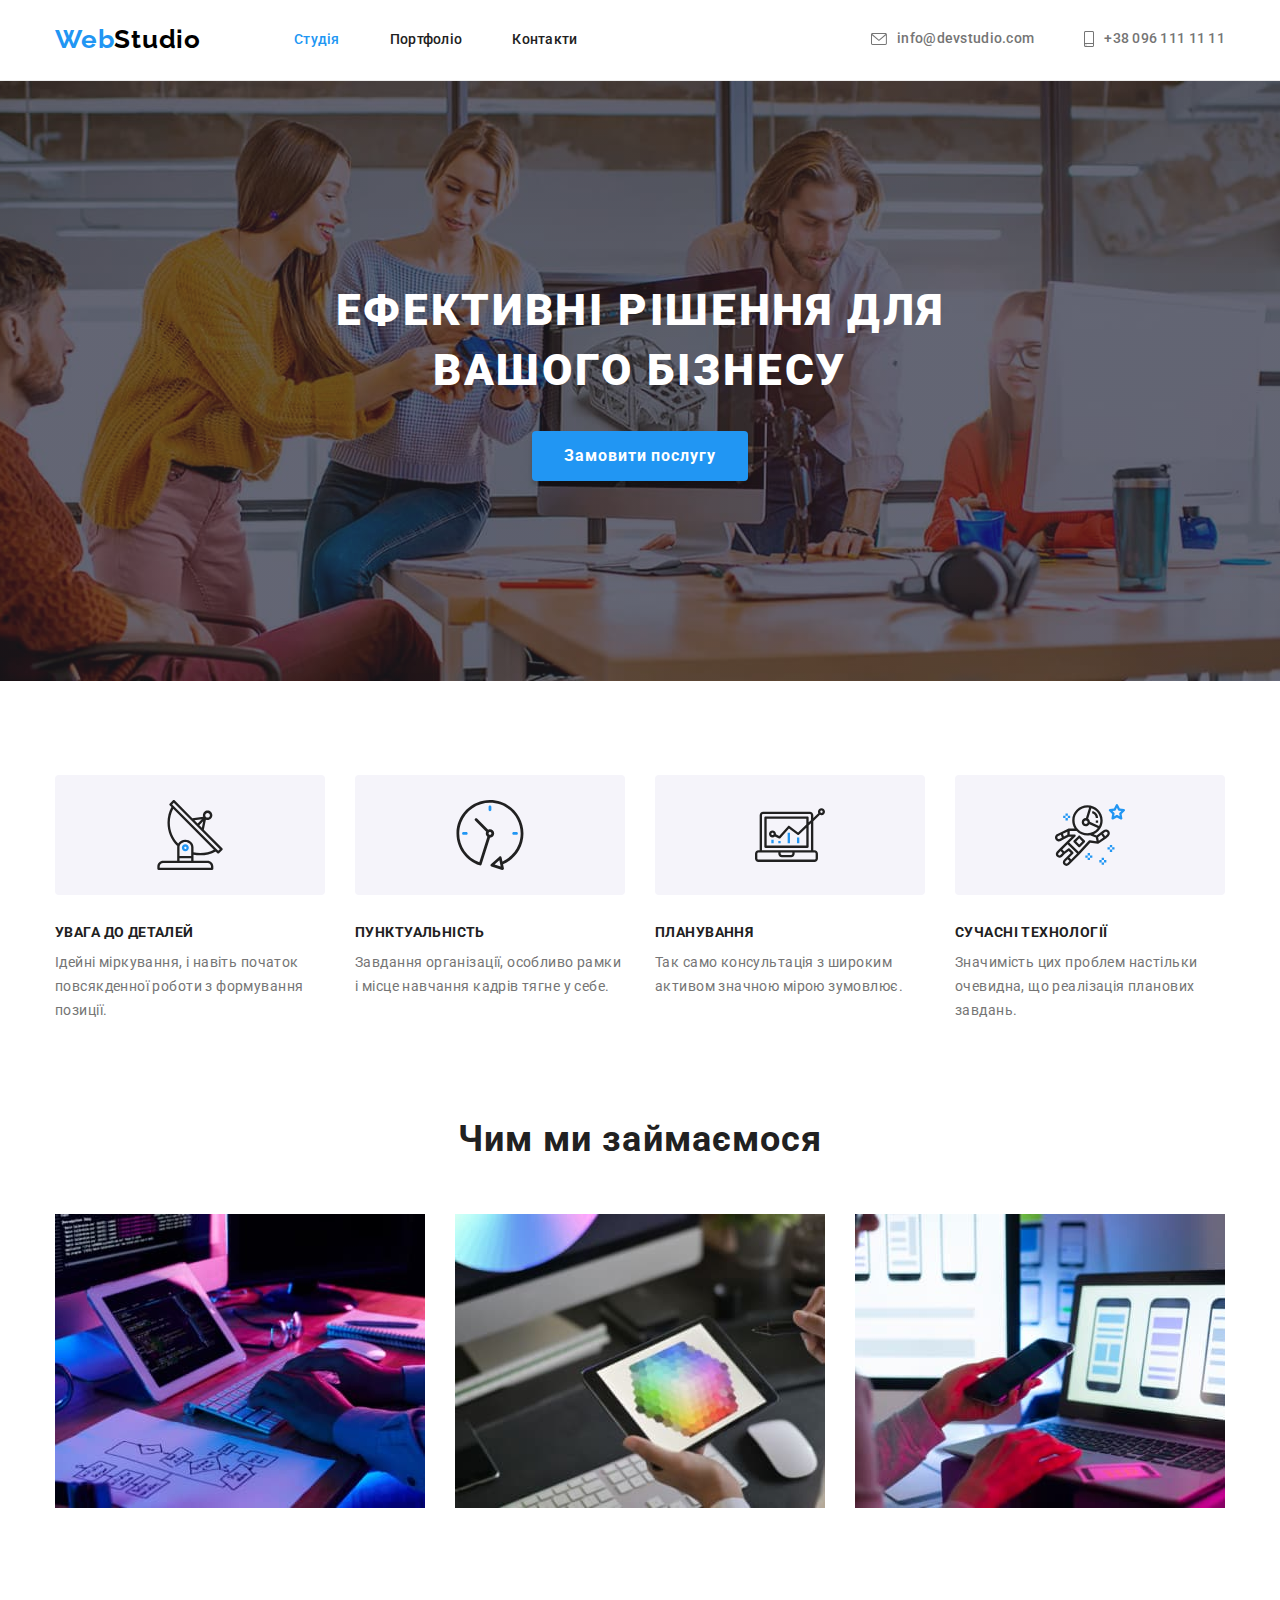
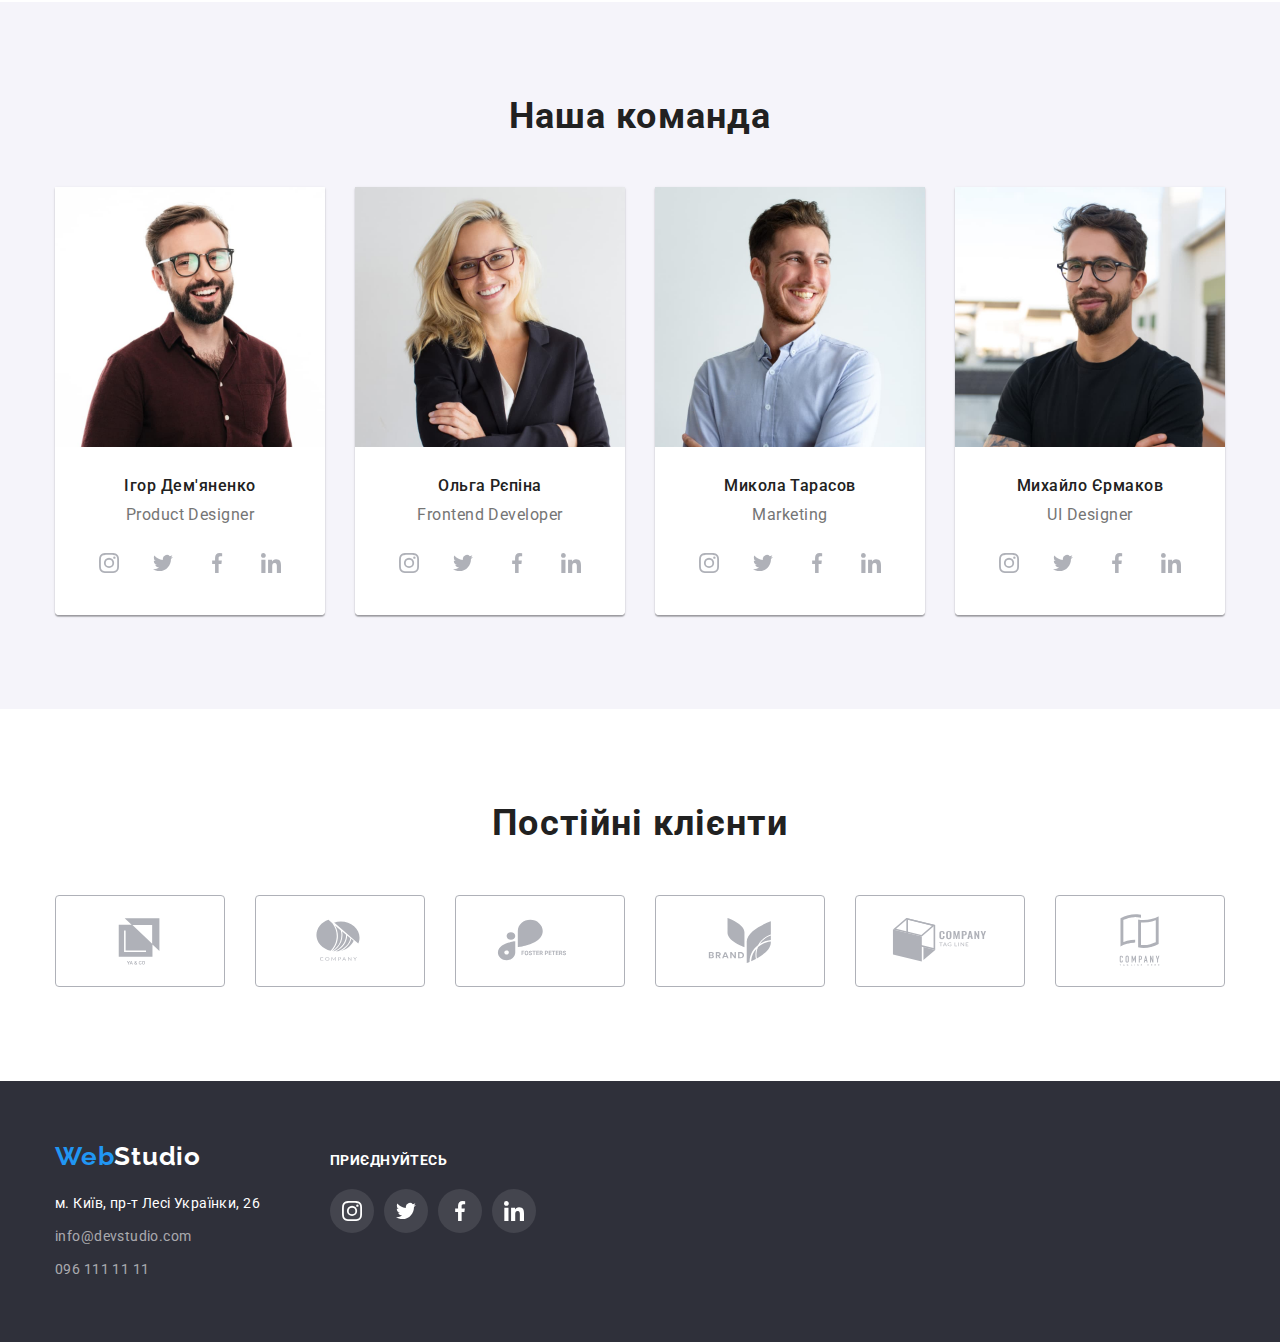
<file: index.html>
<!DOCTYPE html>
<html lang="uk">
  <head>
    <meta charset="UTF-8" />
    <title>Студія</title>
    <link rel="preconnect" href="https://fonts.googleapis.com" />
    <link rel="preconnect" href="https://fonts.gstatic.com" crossorigin />
    <link
      href="https://fonts.googleapis.com/css2?family=Raleway:wght@700&family=Roboto:wght@400;500;700;900&display=swap"
      rel="stylesheet"
    />
    <link
      rel="stylesheet"
      href="https://cdnjs.cloudflare.com/ajax/libs/modern-normalize/1.1.0/modern-normalize.min.css"
    />

    <link rel="stylesheet" href="./css/styles.css" />
  </head>
  <body>
    <header class="header">
      <div class="container header-container">
        <nav class="header-navigation">
          <a href="./index.html" class="link header-logo">
            <span class="blue-logo">Web</span>Studio</a
          >
          <ul class="header-list list">
            <li class="header-item">
              <a href="./index.html" class="header-link link current">
                Студія</a
              >
            </li>
            <li class="header-item">
              <a href="./portfolio.html" class="header-link link">Портфоліо</a>
            </li>
            <li class="header-item">
              <a href="" class="header-link link">Контакти</a>
            </li>
          </ul>
        </nav>

        <ul class="contact-list list">
          <li class="contact-item">
            <a href="mailto:info@devstudio.com" class="header-mail link">
              <svg class="header-contact-icon" width="16" height="12">
                <use href="./images/icons.svg#icon-mail"></use>
              </svg>
              info@devstudio.com</a
            >
          </li>
          <li class="contact-item">
            <a href="tel:0961111111" class="header-tel link">
              <svg class="header-contact-icon" width="10" height="16">
                <use href="./images/icons.svg#icon-smartphone"></use>
              </svg>
              +38 096 111 11 11</a
            >
          </li>
        </ul>
      </div>
    </header>

    <main>
      <section class="hero">
        <div class="container">
          <h1 class="hero-title">Ефективні рішення для вашого бізнесу</h1>
          <button type="button" class="hero-btn">Замовити послугу</button>
        </div>
      </section>

      <section class="advantages section">
        <div class="container">
          <h2 class="visually-hidden">Наші переваги</h2>
          <ul class="advantages-list list">
            <li class="advantages-item">
              <div class="advantages-box">
                <svg width="70" height="70">
                  <use href="./images/icons.svg#icon-antenna"></use>
                </svg>
              </div>
              <h3 class="advantages-title">Увага до деталей</h3>
              <p class="advantages-text">
                Ідейні міркування, і навіть початок повсякденної роботи з
                формування позиції.
              </p>
            </li>
            <li class="advantages-item">
              <div class="advantages-box">
                <svg width="70" height="70">
                  <use href="./images/icons.svg#icon-clock"></use>
                </svg>
              </div>
              <h3 class="advantages-title">Пунктуальність</h3>
              <p class="advantages-text">
                Завдання організації, особливо рамки і місце навчання кадрів
                тягне у себе.
              </p>
            </li>
            <li class="advantages-item">
              <div class="advantages-box">
                <svg width="70" height="70">
                  <use href="./images/icons.svg#icon-diagram"></use>
                </svg>
              </div>
              <h3 class="advantages-title">Планування</h3>
              <p class="advantages-text">
                Так само консультація з широким активом значною мірою зумовлює.
              </p>
            </li>
            <li class="advantages-item">
              <div class="advantages-box">
                <svg width="70" height="70">
                  <use href="./images/icons.svg#icon-astronaut"></use>
                </svg>
              </div>
              <h3 class="advantages-title">Сучасні технології</h3>
              <p class="advantages-text">
                Значимість цих проблем настільки очевидна, що реалізація
                планових завдань.
              </p>
            </li>
          </ul>
        </div>
      </section>

      <section class="about-us section">
        <div class="container">
          <h2 class="about-us-title">Чим ми займаємося</h2>
          <ul class="about-us-list list">
            <li class="about-us-item">
              <img src="./images/img1.jpg" width="370" alt="typing-picture" />
            </li>
            <li class="about-us-item">
              <img
                src="./images/img2.jpg"
                width="370"
                alt="smartphone-picture"
              />
            </li>
            <li class="about-us-item">
              <img src="./images/img3.jpg" width="370" alt="palette-picture" />
            </li>
          </ul>
        </div>
      </section>

      <section class="team section">
        <div class="container">
          <h2 class="team-title">Наша команда</h2>
          <ul class="team-list list">
            <li class="team-item">
              <img src="./images/img4.jpg" width="270" alt="Product Designer" />
              <div class="team-border">
                <h3 class="name">Ігор Дем'яненко</h3>
                <p class="team-text">Product Designer</p>

                <ul class="soc-icons list">
                  <li class="soc-icons-item">
                    <a href="" class="link soc-icons-link">
                      <svg width="20" height="20">
                        <use href="./images/icons.svg#icon-instagram"></use>
                      </svg>
                    </a>
                  </li>
                  <li class="soc-icons-item">
                    <a href="" class="link soc-icons-link">
                      <svg width="20" height="20">
                        <use href="./images/icons.svg#icon-twitter"></use>
                      </svg>
                    </a>
                  </li>
                  <li class="soc-icons-item">
                    <a href="" class="link soc-icons-link">
                      <svg width="20" height="20">
                        <use href="./images/icons.svg#icon-facebook"></use>
                      </svg>
                    </a>
                  </li>
                  <li class="soc-icons-item">
                    <a href="" class="link soc-icons-link">
                      <svg width="20" height="20">
                        <use href="./images/icons.svg#icon-linkedin"></use>
                      </svg>
                    </a>
                  </li>
                </ul>
              </div>
            </li>

            <li class="team-item">
              <img
                src="./images/img5.jpg"
                width="270"
                alt="Frontend Developer"
              />
              <div class="team-border">
                <h3 class="name">Ольга Рєпіна</h3>
                <p class="team-text">Frontend Developer</p>

                <ul class="soc-icons list">
                  <li class="soc-icons-item">
                    <a href="" class="link soc-icons-link">
                      <svg width="20" height="20">
                        <use href="./images/icons.svg#icon-instagram"></use>
                      </svg>
                    </a>
                  </li>
                  <li class="soc-icons-item">
                    <a href="" class="link soc-icons-link">
                      <svg width="20" height="20">
                        <use href="./images/icons.svg#icon-twitter"></use>
                      </svg>
                    </a>
                  </li>
                  <li class="soc-icons-item">
                    <a href="" class="link soc-icons-link">
                      <svg width="20" height="20">
                        <use href="./images/icons.svg#icon-facebook"></use>
                      </svg>
                    </a>
                  </li>
                  <li class="soc-icons-item">
                    <a href="" class="link soc-icons-link">
                      <svg width="20" height="20">
                        <use href="./images/icons.svg#icon-linkedin"></use>
                      </svg>
                    </a>
                  </li>
                </ul>
              </div>
            </li>

            <li class="team-item">
              <img src="./images/img6.jpg" width="270" alt="Marketing" />
              <div class="team-border">
                <h3 class="name">Микола Тарасов</h3>
                <p class="team-text">Marketing</p>

                <ul class="soc-icons list">
                  <li class="soc-icons-item">
                    <a href="" class="link soc-icons-link">
                      <svg width="20" height="20">
                        <use href="./images/icons.svg#icon-instagram"></use>
                      </svg>
                    </a>
                  </li>
                  <li class="soc-icons-item">
                    <a href="" class="link soc-icons-link">
                      <svg width="20" height="20">
                        <use href="./images/icons.svg#icon-twitter"></use>
                      </svg>
                    </a>
                  </li>
                  <li class="soc-icons-item">
                    <a href="" class="link soc-icons-link">
                      <svg width="20" height="20">
                        <use href="./images/icons.svg#icon-facebook"></use>
                      </svg>
                    </a>
                  </li>
                  <li class="soc-icons-item">
                    <a href="" class="link soc-icons-link">
                      <svg width="20" height="20">
                        <use href="./images/icons.svg#icon-linkedin"></use>
                      </svg>
                    </a>
                  </li>
                </ul>
              </div>
            </li>

            <li class="team-item">
              <img src="./images/img7.jpg" width="270" alt="UI Designer" />
              <div class="team-border">
                <h3 class="name">Михайло Єрмаков</h3>
                <p class="team-text">UI Designer</p>

                <ul class="soc-icons list">
                  <li class="soc-icons-item">
                    <a href="" class="link soc-icons-link">
                      <svg width="20" height="20">
                        <use href="./images/icons.svg#icon-instagram"></use>
                      </svg>
                    </a>
                  </li>
                  <li class="soc-icons-item">
                    <a href="" class="link soc-icons-link">
                      <svg width="20" height="20">
                        <use href="./images/icons.svg#icon-twitter"></use>
                      </svg>
                    </a>
                  </li>
                  <li class="soc-icons-item">
                    <a href="" class="link soc-icons-link">
                      <svg width="20" height="20">
                        <use href="./images/icons.svg#icon-facebook"></use>
                      </svg>
                    </a>
                  </li>
                  <li class="soc-icons-item">
                    <a href="" class="link soc-icons-link">
                      <svg width="20" height="20">
                        <use href="./images/icons.svg#icon-linkedin"></use>
                      </svg>
                    </a>
                  </li>
                </ul>
              </div>
            </li>
          </ul>
        </div>
      </section>

      <section class="customers section">
        <div class="container">
          <h2 class="customers-title">Постійні клієнти</h2>
          <ul class="customers-list list">
            <li class="customers-item">
              <a href="" class="customers-link link">
                <svg width="106" height="60">
                  <use href="./images/icons.svg#icon-logo1"></use>
                </svg>
              </a>
            </li>
            <li class="customers-item">
              <a href="" class="customers-link link">
                <svg width="106" height="60">
                  <use href="./images/icons.svg#icon-logo2"></use>
                </svg>
              </a>
            </li>
            <li class="customers-item">
              <a href="" class="customers-link link">
                <svg width="106" height="60">
                  <use href="./images/icons.svg#icon-logo3"></use>
                </svg>
              </a>
            </li>
            <li class="customers-item">
              <a href="" class="customers-link link">
                <svg width="106" height="60">
                  <use href="./images/icons.svg#icon-logo4"></use>
                </svg>
              </a>
            </li>
            <li class="customers-item">
              <a href="" class="customers-link link">
                <svg width="106" height="60">
                  <use href="./images/icons.svg#icon-logo5"></use>
                </svg>
              </a>
            </li>
            <li class="customers-item">
              <a href="" class="customers-link link">
                <svg width="106" height="60">
                  <use href="./images/icons.svg#icon-logo6"></use>
                </svg>
              </a>
            </li>
          </ul>
        </div>
      </section>
    </main>

    <footer class="footer">
      <div class="container footer-container">
        <div class="address-container">
          <a href="./index.html" class="link footer-logo">
            <span class="blue-logo">Web</span>Studio</a
          >

          <address class="address">
            <ul class="address-list list">
              <li class="address-item">
                <a
                  href="https://goo.gl/maps/uwqA6wS43bjGLCaNA"
                  target="_blank"
                  rel="noopener noreferrer"
                  class="address-link link"
                  >м. Київ, пр-т Лесі Українки, 26</a
                >
              </li>

              <li class="address-item">
                <a href="mailto:info@devstudio.com" class="footer-mail link"
                  >info@devstudio.com</a
                >
              </li>

              <li class="address-item">
                <a href="tel:0961111111" class="footer-tel link">
                  096 111 11 11</a
                >
              </li>
            </ul>
          </address>
        </div>
        <div class="join">
          <p class="join-text">Приєднуйтесь</p>

          <ul class="soc-icons list">
            <li class="soc-icons-item footer-icons-item">
              <a href="" class="link soc-icons-link footer-icons-link">
                <svg width="20" height="20">
                  <use href="./images/icons.svg#icon-instagram"></use>
                </svg>
              </a>
            </li>
            <li class="soc-icons-item footer-icons-item">
              <a href="" class="link soc-icons-link footer-icons-link">
                <svg width="20" height="20">
                  <use href="./images/icons.svg#icon-twitter"></use>
                </svg>
              </a>
            </li>
            <li class="soc-icons-item footer-icons-item">
              <a href="" class="link soc-icons-link footer-icons-link">
                <svg width="20" height="20">
                  <use href="./images/icons.svg#icon-facebook"></use>
                </svg>
              </a>
            </li>
            <li class="soc-icons-item footer-icons-item">
              <a href="" class="link soc-icons-link footer-icons-link">
                <svg width="20" height="20">
                  <use href="./images/icons.svg#icon-linkedin"></use>
                </svg>
              </a>
            </li>
          </ul>
        </div>
      </div>
    </footer>
  </body>
</html>
</file>
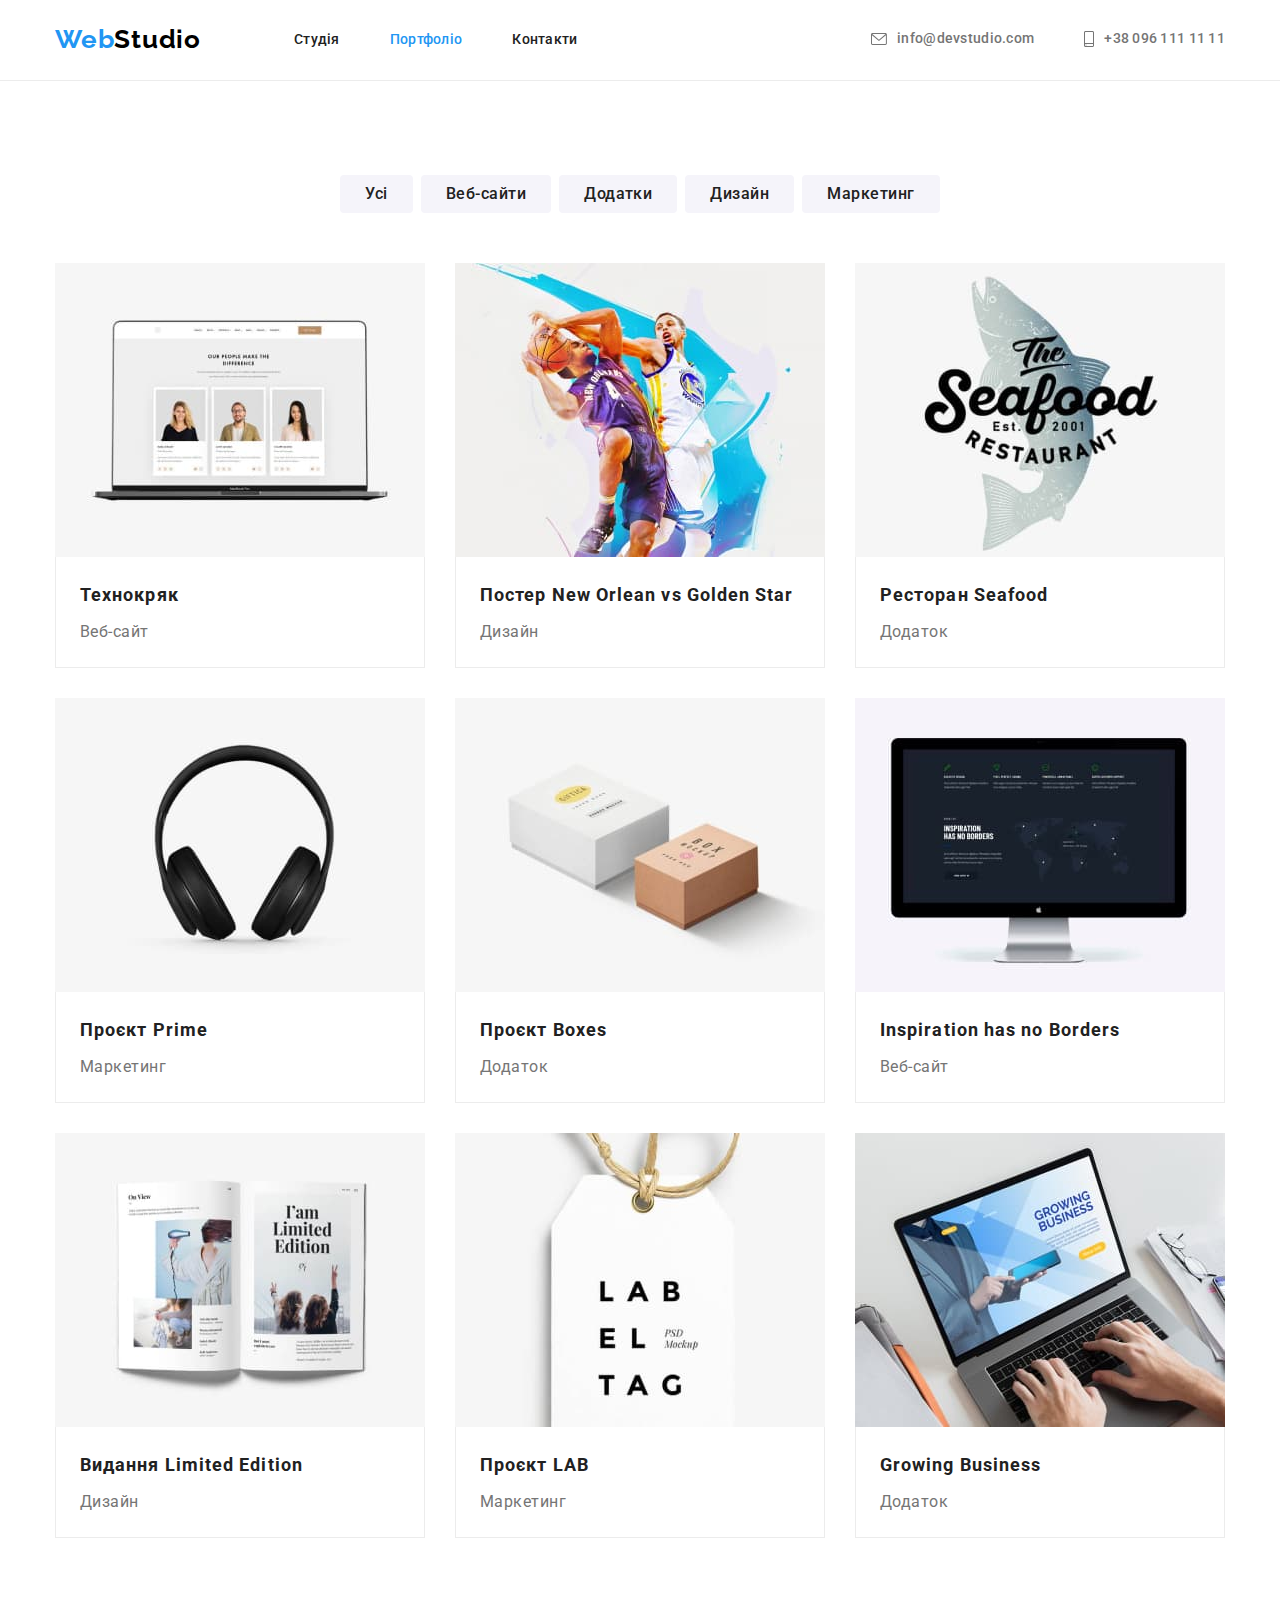
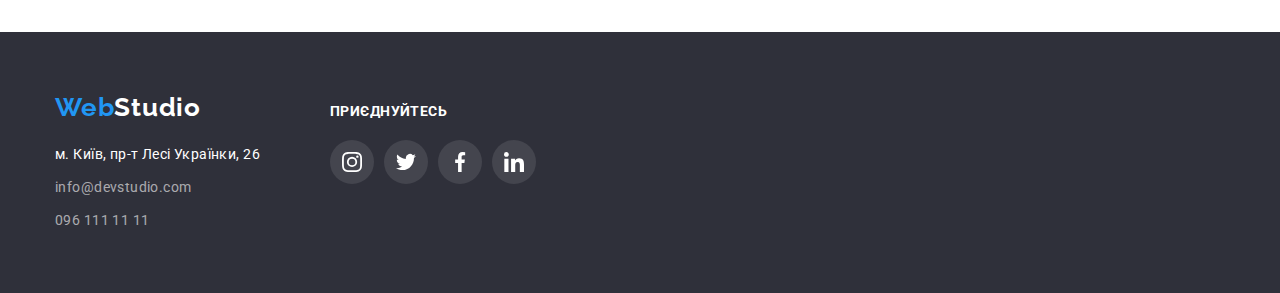
<file: portfolio.html>
<!DOCTYPE html>
<html lang="uk">
  <head>
    <meta charset="UTF-8" />

    <title>Document</title>

    <link rel="preconnect" href="https://fonts.googleapis.com" />
    <link rel="preconnect" href="https://fonts.gstatic.com" crossorigin />
    <link
      href="https://fonts.googleapis.com/css2?family=Raleway:wght@700&family=Roboto:wght@400;500;700;900&display=swap"
      rel="stylesheet"
    />
    <link
      rel="stylesheet"
      href="https://cdnjs.cloudflare.com/ajax/libs/modern-normalize/1.1.0/modern-normalize.min.css"
    />
    <link rel="stylesheet" href="./css/styles.css" />
  </head>
  <body>
    <header class="header">
      <div class="container header-container">
        <nav class="header-navigation">
          <a href="./index.html" class="link header-logo">
            <span class="blue-logo">Web</span>Studio</a
          >
          <ul class="header-list list">
            <li class="header-item">
              <a href="./index.html" class="header-link link"> Студія</a>
            </li>
            <li class="header-item">
              <a href="./portfolio.html" class="header-link link current"
                >Портфоліо</a
              >
            </li>
            <li class="header-item">
              <a href="" class="header-link link">Контакти</a>
            </li>
          </ul>
        </nav>

        <ul class="contact-list list">
          <li class="contact-item">
            <a href="mailto:info@devstudio.com" class="header-mail link">
              <svg class="header-contact-icon" width="16" height="12">
                <use href="./images/icons.svg#icon-mail"></use>
              </svg>
              info@devstudio.com</a
            >
          </li>
          <li class="contact-item">
            <a href="tel:0961111111" class="header-tel link">
              <svg class="header-contact-icon" width="10" height="16">
                <use href="./images/icons.svg#icon-smartphone"></use>
              </svg>
              +38 096 111 11 11</a
            >
          </li>
        </ul>
      </div>
    </header>

    <main>
      <section class="filter projects section">
        <div class="container">
          <h1 class="visually-hidden">Фільтр портфоліо</h1>
          <ul class="filter-list list">
            <li class="filter-item">
              <button class="filter-btn btn" type="button">Усі</button>
            </li>
            <li class="filter-item">
              <button class="filter-btn btn" type="button">Веб-сайти</button>
            </li>
            <li class="filter-item">
              <button class="filter-btn btn" type="button">Додатки</button>
            </li>
            <li class="filter-item">
              <button class="filter-btn btn" type="button">Дизайн</button>
            </li>
            <li class="filter-item">
              <button class="filter-btn btn" type="button">Маркетинг</button>
            </li>
          </ul>

          <ul class="projects-list list">
            <li class="projects-item">
              <a href="" class="project-link link">
                <img
                  src="./images/img8.jpg"
                  width="370"
                  alt="website-picture"
                />
                <div class="projects-border">
                  <h2 class="projects-title">Технокряк</h2>
                  <p class="projects-text">Веб-сайт</p>
                </div>
              </a>
            </li>
            <li class="projects-item">
              <a href="" class="project-link link">
                <img
                  src="./images/img9.jpg"
                  width="370"
                  alt="basketball-poster"
                />
                <div class="projects-border">
                  <h2 class="projects-title">
                    Постер New Orlean vs Golden Star
                  </h2>
                  <p class="projects-text">Дизайн</p>
                </div>
              </a>
            </li>
            <li class="projects-item">
              <a href="" class="project-link link">
                <img
                  src="./images/img10.jpg"
                  width="370"
                  alt="restaurant-application"
                />
                <div class="projects-border">
                  <h2 class="projects-title">Ресторан Seafood</h2>
                  <p class="projects-text">Додаток</p>
                </div>
              </a>
            </li>
            <li class="projects-item">
              <a href="" class="project-link link">
                <img src="./images/img11.jpg" width="370" alt="headphones" />
                <div class="projects-border">
                  <h2 class="projects-title">Проєкт Prime</h2>
                  <p class="projects-text">Маркетинг</p>
                </div>
              </a>
            </li>
            <li class="projects-item">
              <a href="" class="project-link link">
                <img src="./images/img12.jpg" width="370" alt="boxes" />
                <div class="projects-border">
                  <h2 class="projects-title">Проєкт Boxes</h2>
                  <p class="projects-text">Додаток</p>
                </div>
              </a>
            </li>
            <li class="projects-item">
              <a href="" class="project-link link">
                <img
                  src="./images/img13.jpg"
                  width="370"
                  alt="website-picture"
                />
                <div class="projects-border">
                  <h2 class="projects-title">Inspiration has no Borders</h2>
                  <p class="projects-text">Веб-сайт</p>
                </div>
              </a>
            </li>
            <li class="projects-item">
              <a href="" class="project-link link">
                <img src="./images/img14.jpg" width="370" alt="book" />
                <div class="projects-border">
                  <h2 class="projects-title">Видання Limited Edition</h2>
                  <p class="projects-text">Дизайн</p>
                </div>
              </a>
            </li>
            <li class="projects-item">
              <a href="" class="project-link link">
                <img src="./images/img15.jpg" width="370" alt="label" />
                <div class="projects-border">
                  <h2 class="projects-title">Проєкт LAB</h2>
                  <p class="projects-text">Маркетинг</p>
                </div>
              </a>
            </li>
            <li class="projects-item">
              <a href="" class="project-link link">
                <img
                  src="./images/img16.jpg"
                  width="370"
                  alt="laptop-picture"
                />
                <div class="projects-border">
                  <h2 class="projects-title">Growing Business</h2>
                  <p class="projects-text">Додаток</p>
                </div>
              </a>
            </li>
          </ul>
        </div>
      </section>
    </main>
    <footer class="footer">
      <div class="container footer-container">
        <div class="address-container">
          <a href="./index.html" class="link footer-logo">
            <span class="blue-logo">Web</span>Studio</a
          >

          <address class="address">
            <ul class="address-list list">
              <li class="address-item">
                <a
                  href="https://goo.gl/maps/uwqA6wS43bjGLCaNA"
                  target="_blank"
                  rel="noopener noreferrer"
                  class="address-link link"
                  >м. Київ, пр-т Лесі Українки, 26</a
                >
              </li>

              <li class="address-item">
                <a href="mailto:info@devstudio.com" class="footer-mail link"
                  >info@devstudio.com</a
                >
              </li>

              <li class="address-item">
                <a href="tel:0961111111" class="footer-tel link">
                  096 111 11 11</a
                >
              </li>
            </ul>
          </address>
        </div>
        <div class="join">
          <p class="join-text">Приєднуйтесь</p>

          <ul class="soc-icons list">
            <li class="soc-icons-item footer-icons-item">
              <a href="" class="link soc-icons-link footer-icons-link">
                <svg width="20" height="20">
                  <use href="./images/icons.svg#icon-instagram"></use>
                </svg>
              </a>
            </li>
            <li class="soc-icons-item footer-icons-item">
              <a href="" class="link soc-icons-link footer-icons-link">
                <svg width="20" height="20">
                  <use href="./images/icons.svg#icon-twitter"></use>
                </svg>
              </a>
            </li>
            <li class="soc-icons-item footer-icons-item">
              <a href="" class="link soc-icons-link footer-icons-link">
                <svg width="20" height="20">
                  <use href="./images/icons.svg#icon-facebook"></use>
                </svg>
              </a>
            </li>
            <li class="soc-icons-item footer-icons-item">
              <a href="" class="link soc-icons-link footer-icons-link">
                <svg width="20" height="20">
                  <use href="./images/icons.svg#icon-linkedin"></use>
                </svg>
              </a>
            </li>
          </ul>
        </div>
      </div>
    </footer>
  </body>
</html>
</file>
<file: css/styles.css>
:root {
  --main-title-color: #212121;
  --main-text-color: #757575;
  --main-page-color: #ffffff;
  --second-page-color: #2196f3;
  --dark-background-color: #2f303a;
  --second-background-color: #f5f4fa;
  --button-background-color: #188ce8;
}

body {
  font-family: "Roboto", sans-serif;
  color: var(--main-title-color);
  background-color: var(--main-page-color);
  font-size: 14px;
  letter-spacing: 0.03em;
}
img {
  display: block;
  max-width: 100%;
  height: auto;
}

*,
*::before,
*::after {
  box-sizing: border-box;
}

.section {
  padding-bottom: 94px;
  padding-top: 94px;
}

.container {
  width: 1200px;
  padding: 0 15px;
  margin: 0 auto;
}

p,
h1,
h2,
h3,
h4,
h5,
h6 {
  margin: 0;
}

ul,
ol {
  padding-left: 0;
  margin: 0;
}

button {
  display: block;
  cursor: pointer;
  border: none;
  border-radius: 4px;
}

.list {
  list-style: none;
}
.link {
  text-decoration: none;
}

.visually-hidden {
  position: absolute;
  white-space: nowrap;
  width: 1px;
  height: 1px;
  overflow: hidden;
  border: 0;
  padding: 0;
  clip: rect(0 0 0 0);
  clip-path: inset(50%);
  margin: -1px;
}

.btn {
  cursor: pointer;
}

/* --------------------------------HEADER--------------------------------- */
.header-logo {
  font-family: "Raleway", sans-serif;
  font-weight: 700;
  font-size: 26px;
  line-height: 1.19;
  letter-spacing: 0.03em;
  color: #000000;
  margin-right: 93px;
}
.blue-logo {
  color: var(--second-page-color);
}

.header-link {
  font-weight: 500;
  font-size: 14px;
  line-height: 1.14;
  letter-spacing: 0.02em;
  color: var(--main-title-color);
}
.header-item {
}

.header-contact-icon {
  margin-right: 10px;
  fill: currentColor;
}

.header-link:hover,
.header-link:focus,
.header-tel:hover,
.header-tel:focus,
.header-mail:hover,
.header-mail:focus,
.contact-item:hover,
.contact-item:focus {
  color: var(--second-page-color);
}

.header-list {
  display: flex;
  gap: 50px;
}

.header-navigation {
  display: flex;
  align-items: center;
}

.header-container {
  align-items: center;
  display: flex;
}

.header {
  padding-top: 24px;
  padding-bottom: 25px;
  align-items: center;
  border-bottom: 1px solid #ececec;
}

.header-mail,
.header-tel {
  display: flex;
  align-items: center;
}
.contact-list {
  display: flex;
  margin-left: auto;
  gap: 50px;
  align-items: center;
}

.header-tel,
.header-mail {
  color: var(--main-text-color);
  font-weight: 500;
  line-height: 1.14;
  letter-spacing: 0.02em;
}

.current {
  color: var(--second-page-color);
}

/* ---------------------------HERO index------------------------------------*/
.hero {
  text-align: center;
  padding: 200px 0;
  background-color: var(--dark-background-color);
  background-image: linear-gradient(
      rgba(47, 48, 58, 0.4),
      rgba(47, 48, 58, 0.4)
    ),
    url(../images/hero-image.jpg);
  background-position: center;
  background-repeat: no-repeat;
  background-size: cover;
  max-width: 1600px;
  margin-left: auto;
  margin-right: auto;
}

.hero-title {
  font-weight: 900;
  font-size: 44px;
  line-height: 1.36;
  text-align: center;
  letter-spacing: 0.06em;
  text-transform: uppercase;
  color: var(--main-page-color);
  margin-bottom: 30px;
  max-width: 696px;
  margin-right: auto;
  margin-left: auto;
}

.hero-btn {
  font-family: "Roboto";
  font-weight: 700;
  font-style: normal;
  font-size: 16px;
  line-height: 1.88;
  letter-spacing: 0.06em;
  color: var(--main-page-color);
  background-color: #2196f3;
  padding: 10px 32px;
  box-shadow: 0px 4px 4px rgba(0, 0, 0, 0.15);
  margin-left: auto;
  margin-right: auto;
}
.hero-btn:hover,
.hero-btn:focus {
  background-color: var(--main-page-color);
  color: var(--second-page-color);
}
/* ----------------------------------MAIN index--------------------------------------*/

/*------------------------------------ADVANTAGES---------------------------------------------*/
.advantages-list {
  display: flex;
  gap: 30px;
}

.advantages-box {
  width: 270px;
  height: 120px;
  background: #f5f4fa;
  border-radius: 4px;
  margin-bottom: 30px;
  display: flex;
  justify-content: center;
  align-items: center;
}

.advantages-title {
  font-weight: 700;
  font-size: 14px;
  line-height: 1.14;
  letter-spacing: 0.03em;
  text-transform: uppercase;
  margin-bottom: 10px;
}
.advantages-text {
  line-height: 1.71;
  color: var(--main-text-color);
}

/*------------------------------------ABOUT US---------------------------------------------*/
.about-us {
  padding-top: 0px;
}

.about-us-title {
  font-weight: 700;
  font-size: 36px;
  line-height: 1.31;
  text-align: center;
  letter-spacing: 0.03em;
  margin-bottom: 50px;
}
.about-us-list {
  display: flex;
  gap: 30px;
}
/*------------------------------------TEAM---------------------------------------------*/
.team {
  background-color: #f5f4fa;
}
.team-border {
  background-color: var(--main-page-color);
  padding-bottom: 30px;
  padding-top: 30px;
  text-align: center;
  border-radius: 0px 0px 4px 4px;
}
.team-title {
  font-weight: 700;
  font-size: 36px;
  line-height: 1.16;
  text-align: center;
  letter-spacing: 0.03em;
  margin-bottom: 50px;
}
.team-list {
  display: flex;
  gap: 30px;
}
.team-item {
  box-shadow: 0px 1px 3px rgba(0, 0, 0, 0.12), 0px 1px 1px rgba(0, 0, 0, 0.14),
    0px 2px 1px rgba(0, 0, 0, 0.2);
  border-radius: 0px 0px 4px 4px;
}

.name {
  font-weight: 500;
  font-size: 16px;
  line-height: 1.18;
  letter-spacing: 0.03em;
  margin-bottom: 10px;
}
.team-text {
  font-size: 16px;
  line-height: 1.18;
  letter-spacing: 0.03em;
  color: var(--main-text-color);
  margin-bottom: 16px;
}
/*------------------------------------SOC-ICONS---------------------------------------------*/
.soc-icons {
  display: flex;
  gap: 10px;
  justify-content: center;
}

.soc-icons-item {
  width: 44px;
  height: 44px;
  display: flex;
  align-items: center;
  justify-content: center;
}

.soc-icons-link {
  fill: #afb1b8;
  display: flex;
  align-items: center;
  justify-content: center;
  width: 100%;
  height: 100%;
  border-radius: 50%;
}

.soc-icons-link:hover,
.soc-icons-link:focus {
  fill: var(--main-page-color);

  background-color: var(--second-page-color);
}

/* ----------------------------------------MAIN portfolio FILTER--------------------------------*/
.filter-btn {
  font-family: "Roboto";
  font-weight: 500;
  font-size: 16px;
  line-height: 1.6;
  letter-spacing: 0.03em;

  text-align: center;
  padding: 6px 22px;

  color: var(--main-title-color);
  background-color: var(--second-background-color);

  cursor: pointer;
  border: none;
  border-radius: 4px;
}

.filter-btn:first-child {
  padding: 6px 25px;
}

.filter-list {
  display: flex;
  justify-content: center;
  gap: 8px;
  margin-bottom: 50px;
}

.filter-btn:hover,
.filter-btn:focus {
  background-color: var(--second-page-color);
  color: var(--main-page-color);
  box-shadow: 0px 1px 1px rgba(0, 0, 0, 0.12), 0px 4px 4px rgba(0, 0, 0, 0.06),
    1px 4px 6px rgba(0, 0, 0, 0.16);
}
/*------------------------------------PROJECTS---------------------------------------------*/
.projects-list {
  display: flex;
  flex-wrap: wrap;
}
.project-link {
  display: block;
}

.projects-item img {
  margin-right: 0px;
}

.projects-item {
  width: 370px;
  margin-right: 30px;
  margin-bottom: 30px;
}

.project-link:hover,
.project-link:focus {
  box-shadow: 0px 1px 1px rgba(0, 0, 0, 0.12), 0px 4px 4px rgba(0, 0, 0, 0.06),
    1px 4px 6px rgba(0, 0, 0, 0.16);
}

.projects-item:nth-child(3n) {
  margin-right: 0px;
}
.projects-item:nth-last-child(-n + 3) {
  margin-bottom: 0px;
}

.projects-title {
  font-weight: 700;
  font-size: 18px;
  line-height: 2;
  letter-spacing: 0.06em;
  color: var(--main-title-color);
  margin-bottom: 4px;
}

.projects-text {
  margin-top: 0px;
  font-size: 16px;
  line-height: 1.88;
  letter-spacing: 0.03em;
  color: var(--main-text-color);
}

.projects-border {
  border: 1px solid #ececec;
  padding: 20px 24px;
  border-top: none;
}

/*------------------------------------CUSTOMERS---------------------------------------------*/

.customers-title {
  font-weight: 700;
  font-size: 36px;
  line-height: 1.16;
  text-align: center;
  letter-spacing: 0.03em;
  margin-bottom: 50px;
}

.customers-list {
  display: flex;
  justify-content: center;
  gap: 30px;
}

.customers-item {
  width: 170px;
  height: 92px;
}
.customers-link {
  border: 1px solid #afb1b8;
  border-radius: 4px;
  display: flex;
  justify-content: center;
  text-align: center;
  fill: #afb1b8;
  width: 100%;
  height: 100%;
  align-items: center;
}

.customers-link:focus,
.customers-link:hover {
  fill: var(--second-page-color);
  border-color: var(--second-page-color);
}

/* ------------------------------------------FOOTER------------------------------------------*/
.footer {
  background-color: #2f303a;
  padding-top: 60px;
  padding-bottom: 60px;
}
.footer-container {
  display: flex;
  align-items: baseline;
}

.address-container {
  margin-right: 70px;
}
.footer-logo {
  font-family: "Raleway", sans-serif;
  font-weight: 700;
  font-size: 26px;
  line-height: 1.19;
  letter-spacing: 0.03em;
  color: var(--main-page-color);
  margin-bottom: 20px;
  display: block;
}
.address-link {
  font-style: normal;
  font-size: 14px;
  line-height: 1.71;
  letter-spacing: 0.03em;
  color: var(--main-page-color);
}

.address-item:not(:last-child) {
  margin-bottom: 9px;
}
.footer-mail {
  font-style: normal;
  font-size: 14px;
  line-height: 1.71;
  letter-spacing: 0.03em;
  color: rgba(255, 255, 255, 0.6);
}
.footer-tel {
  font-style: normal;
  font-size: 14px;
  line-height: 1.71;
  letter-spacing: 0.03em;
  color: rgba(255, 255, 255, 0.6);
}

.footer-tel:hover,
.footer-tel:focus,
.footer-mail:hover,
.footer-mail:focus,
.address-link:hover,
.address-link:focus {
  color: var(--second-page-color);
}

.join {
}
.join-text {
  font-family: "Roboto";
  font-style: normal;
  font-weight: 700;
  font-size: 14px;
  line-height: 1.14;
  letter-spacing: 0.03em;
  text-transform: uppercase;
  color: #ffffff;
  margin-bottom: 20px;
}

.footer-soc-icons {
  display: flex;
  gap: 10px;
}
.footer-icons-item {
  display: flex;
  align-items: center;
  justify-content: center;
  width: 44px;
  height: 44px;
  border-radius: 50%;
  background-color: rgba(255, 255, 255, 0.1);
}

.footer-icons-link {
  fill: var(--main-page-color);
}
</file>
